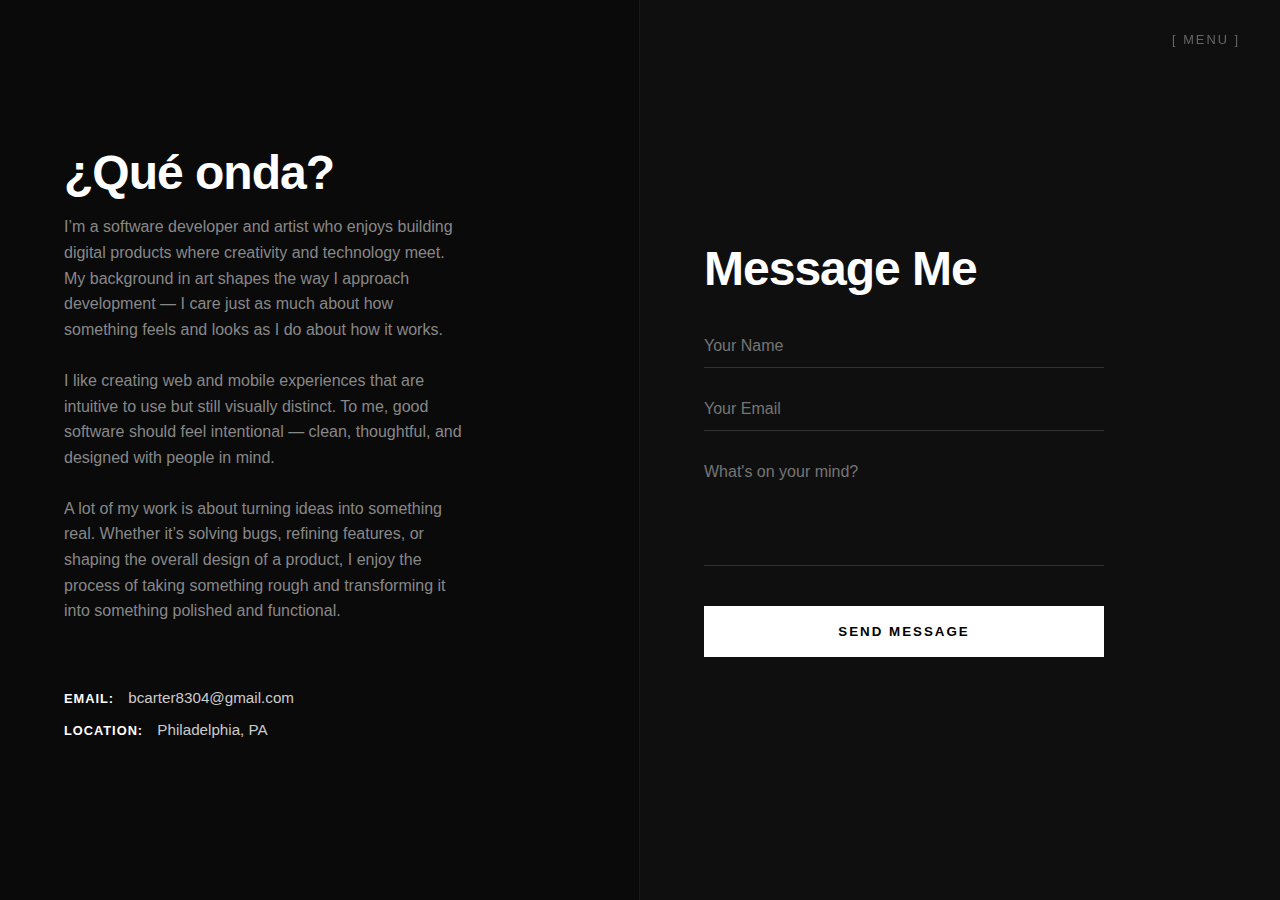
<file: about/about.html>
<!DOCTYPE html>
<html lang="en">
    <head>
        <meta charset="utf-8">
        <meta http-equiv="X-UA-Compatible" content="IE=edge">
        <title>About | Bernard</title>
        <meta name="description" content="Software Developer and Artist Portfolio">
        <meta name="viewport" content="width=device-width, initial-scale=1">
        <link rel="stylesheet" href="about.css">
    </head>
    <body>
        <nav class="top-nav">
            <button id="nav-trigger">[ menu ]</button>
        </nav>

        <div id="split-screen">
            <div class="half left">
                <div class="info-wrapper">
                    <h1>¿Qué onda?</h1>
                    <p class="about">
                        I’m a software developer and artist who enjoys building digital products where creativity and technology meet. My background in art shapes the way I approach development — I care just as much about how something feels and looks as I do about how it works.<br><br>

I like creating web and mobile experiences that are intuitive to use but still visually distinct. To me, good software should feel intentional — clean, thoughtful, and designed with people in mind.<br><br>

A lot of my work is about turning ideas into something real. Whether it’s solving bugs, refining features, or shaping the overall design of a product, I enjoy the process of taking something rough and transforming it into something polished and functional.<br><br>
                    </p>
                    <div class="contact-details">
                        <p><strong>Email:</strong> bcarter8304@gmail.com</p>
                        <p><strong>Location:</strong> Philadelphia, PA</p>
                    </div>
                </div>
            </div>

            <div class="half right">
                <h1>Message Me</h1>
                <form action="https://formspree.io/f/mjgaedep" method="POST" class="contact-form">
                    <input type="text" name="name" placeholder="Your Name" required>
                    <input type="email" name="_replyto" placeholder="Your Email" required>
                    <textarea name="message" placeholder="What's on your mind?" rows="5" required></textarea>
                    <button type="submit">Send Message</button>
                </form>
            </div>
        </div> 
        
        <div id="nav-overlay" class="hidden">
            <div class="nav-content">
                <nav class="overlay-menu">
                    <a href="../index.html"><span class="num"></span> Home</a>
                    
                    <a href="about.html"><span class="num"></span> About</a>
                    
                    <a href=""><span class="num"></span> Work</a>
                </nav>
                <div class="overlay-footer">
                    <div class="social-links">
                        <a href="https://github.com/bnard21">GitHub</a>
                        <a href="https://linkedin.com/in/yourusername">LinkedIn</a>
                    </div>
                    <p class="controls">Press <kbd>ESC</kbd> to exit • <kbd>⌘K</kbd> to toggle</p>
                </div>
            </div>
        </div>

        <script src="about.js"></script>
    </body>
</html>
</file>
<file: about/about.css>
/* 1. RESET & GLOBAL STYLES */
* {
    margin: 0;
    padding: 0;
    box-sizing: border-box;
}

body, html {
    height: 100%;
    width: 100%;
    background-color: #0a0a0a; /* Deep off-black */
    font-family: 'Inter', -apple-system, BlinkMacSystemFont, "Segoe UI", Roboto, sans-serif;
    color: #ffffff;
    overflow-x: hidden;
}

/* 2. LAYOUT: THE SPLIT SCREEN */
#split-screen {
    display: grid;
    grid-template-columns: 1fr 1fr; /* Equal split down the middle */
    min-height: 100vh;
    width: 100vw;
}

.half {
    display: flex;
    flex-direction: column;
    justify-content: center;
    padding: 0 10%; /* Responsive horizontal padding */
}

/* 3. LEFT SIDE: CONTACT INFO */
.left {
    background-color: #0a0a0a; 
    border-right: 1px solid #1a1a1a; /* Subtle vertical seam */
}

.info-wrapper {
    max-width: 400px;
}

.about {
    color: #888;
    margin-top: 15px;
    line-height: 1.6;
    font-weight: 300;
}

.contact-details {
    margin-top: 40px;
}

.contact-details p {
    margin-bottom: 15px;
    font-size: 0.95rem;
    color: #ccc;
}

.contact-details strong {
    color: #fff;
    margin-right: 10px;
    text-transform: uppercase;
    font-size: 0.8rem;
    letter-spacing: 1px;
}

/* 4. RIGHT SIDE: EMAIL FORM */
.right {
    background-color: #0f0f0f; /* Slightly lighter for depth */
}

.contact-form {
    width: 100%;
    max-width: 400px;
    display: flex;
    flex-direction: column;
    gap: 20px;
    margin-top: 30px;
}

/* 5. FORM INPUTS (Minimalist Style) */
.contact-form input, 
.contact-form textarea {
    background: transparent;
    border: none;
    border-bottom: 1px solid #333;
    padding: 12px 0;
    color: #ffffff;
    font-size: 1rem;
    font-family: inherit;
    outline: none;
    transition: border-color 0.3s ease;
}

.contact-form input:focus, 
.contact-form textarea:focus {
    border-bottom-color: #ffffff;
}

.contact-form textarea {
    resize: none;
}

.contact-form button {
    background-color: #ffffff;
    color: #000000;
    border: none;
    padding: 18px;
    font-weight: 700;
    text-transform: uppercase;
    letter-spacing: 2px;
    cursor: pointer;
    margin-top: 20px;
    transition: transform 0.2s ease, background-color 0.2s ease;
}

.contact-form button:hover {
    background-color: #cccccc;
    transform: translateY(-2px);
}

/* 6. TYPOGRAPHY */
h1 {
    font-size: clamp(2rem, 4vw, 3rem);
    line-height: 1.1;
    font-weight: 800;
    letter-spacing: -1px;
}

/* 7. NAVIGATION TRIGGER (The [ menu ] button) */
.top-nav {
    position: fixed;
    top: 30px;
    right: 40px;
    z-index: 3000; /* Highest layer */
}

#nav-trigger {
    background: none;
    border: none;
    color: #666;
    font-family: inherit;
    font-size: 0.8rem;
    text-transform: uppercase;
    letter-spacing: 2px;
    cursor: pointer;
    transition: color 0.3s ease;
}

#nav-trigger:hover {
    color: #ffffff;
}

/* 8. NAVIGATION OVERLAY */
#nav-overlay {
    position: fixed;
    top: 0;
    left: 0;
    width: 100%;
    height: 100%;
    background: rgba(5, 5, 5, 0.98); 
    display: flex;
    justify-content: center;
    align-items: center;
    z-index: 2000;
}

.nav-content {
    display: flex;
    flex-direction: column;
    text-align: center;
}

.overlay-menu {
    display: flex;
    flex-direction: column;
    gap: 30px;
}

.overlay-menu a {
    color: #ffffff;
    text-decoration: none;
    font-size: clamp(2.5rem, 6vw, 4rem);
    font-weight: 800;
    transition: opacity 0.3s ease, transform 0.3s ease;
}

/* Ghost effect: dim links when the menu is hovered */
.overlay-menu:hover a {
    opacity: 0.3;
}

.overlay-menu a:hover {
    opacity: 1;
    transform: scale(1.05);
}

.num {
    font-size: 1rem;
    font-weight: 300;
    color: #444;
    margin-right: 15px;
    vertical-align: middle;
}

/* 9. OVERLAY FOOTER */
.overlay-footer {
    margin-top: 60px;
}

.social-links {
    margin-bottom: 20px;
}

.social-links a {
    color: #888;
    text-decoration: none;
    margin: 0 15px;
    font-size: 0.9rem;
    transition: color 0.3s;
}

.social-links a:hover {
    color: #ffffff;
}

.controls {
    font-size: 0.7rem;
    color: #333;
    text-transform: uppercase;
    letter-spacing: 1px;
}

kbd {
    background: #222;
    padding: 2px 6px;
    border-radius: 3px;
    color: #777;
    font-family: monospace;
}

/* 10. HELPER CLASSES */
.hidden {
    display: none !important;
}

/* 11. MOBILE RESPONSIVENESS */
@media (max-width: 768px) {
    #split-screen {
        grid-template-columns: 1fr; /* Stacks halves vertically */
    }

    .half {
        padding: 60px 10%;
        min-height: 50vh;
    }

    .left {
        border-right: none;
        border-bottom: 1px solid #1a1a1a;
    }

    .top-nav {
        top: 20px;
        right: 20px;
    }
}
</file>
